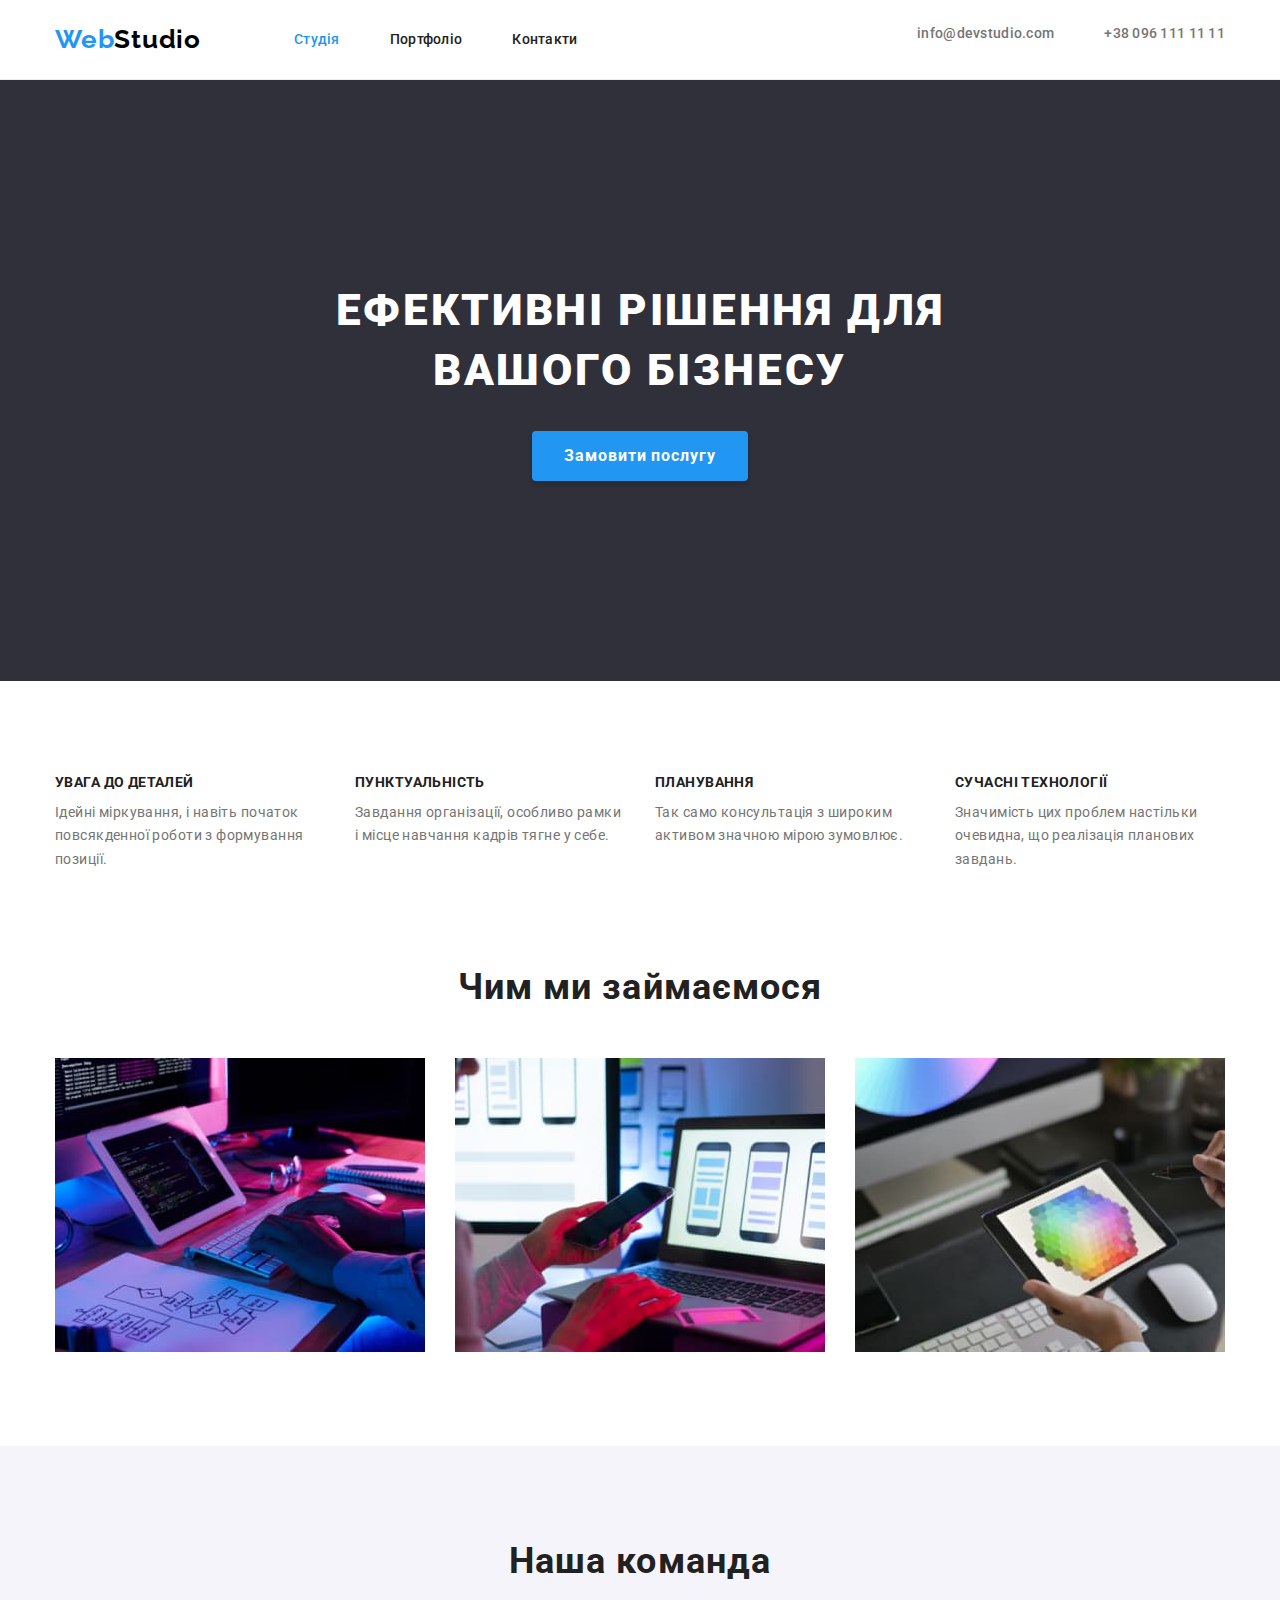
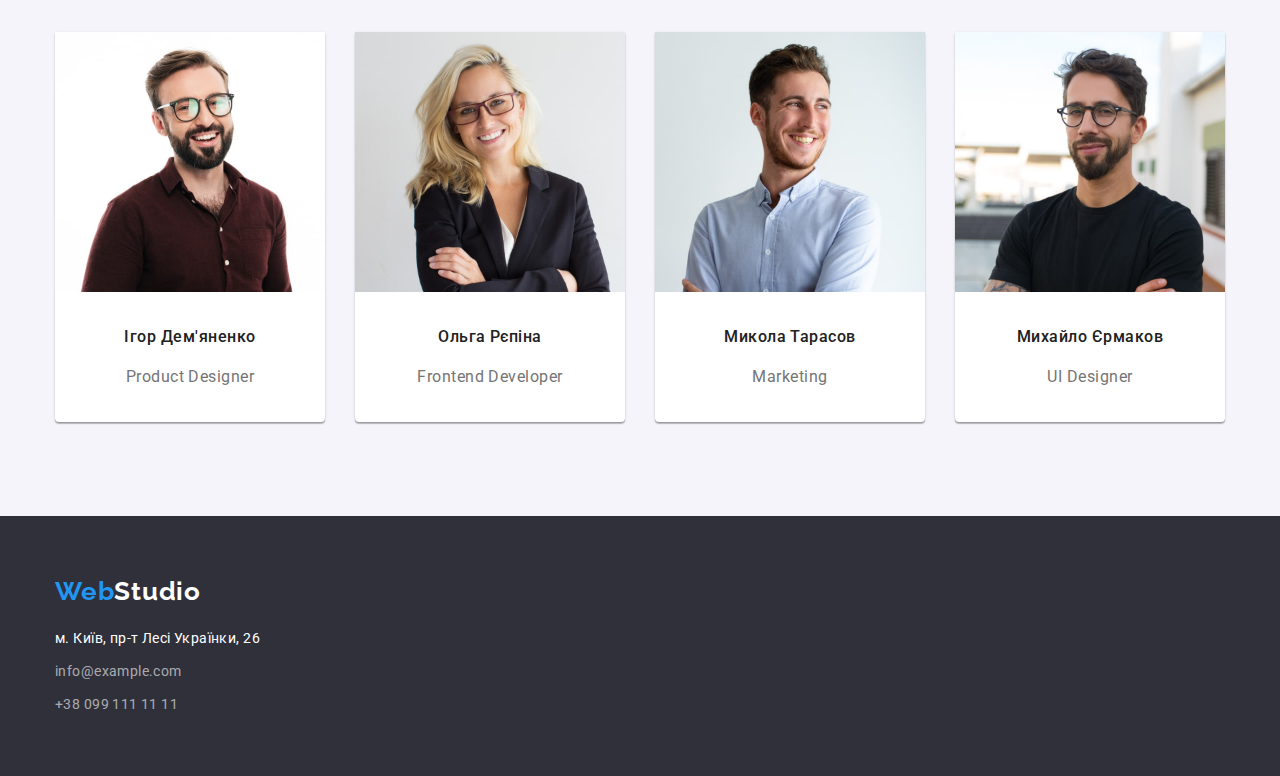
<file: index.html>
<!DOCTYPE html>
<html lang="uk">
  <head>
    <meta charset="UTF-8" />
    <meta http-equiv="X-UA-Compatible" content="IE=edge" />
    <meta name="viewport" content="width=device-width, initial-scale=1.0" />
    <title>Document</title>
    <link rel="preconnect" href="https://fonts.googleapis.com" />
    <link rel="preconnect" href="https://fonts.gstatic.com" crossorigin />
    <link
      href="https://fonts.googleapis.com/css2?family=Raleway:wght@700&family=Roboto:wght@400;500;700;900&display=swap"
      rel="stylesheet"
    />
    <link
      rel="stylesheet"
      href="https://cdn.jsdelivr.net/npm/modern-normalize@1.1.0/modern-normalize.min.css"
    />
    <link rel="stylesheet" href="./css/styles.css" />
  </head>
  <body>
    <header class="page-header">
      <div class="container page-header-container">
        <nav class="page-navigation">
          <a href="./index.html" class="page-logo link"
            ><span class="span-logo">Web</span>Studio
          </a>
          <ul class="page-nav-list list">
            <li>
              <a class="nav-link link current" href="./index.html">Студія</a>
            </li>
            <li>
              <a class="nav-link link" href="./portfolio.html">Портфоліо</a>
            </li>
            <li>
              <a class="nav-link link" href="#contacts">Контакти</a>
            </li>
          </ul>
        </nav>

        <ul class="page-contacts list">
          <li>
            <a class="cont-link link" href="mailto:info@devstudio.com">
              info@devstudio.com
            </a>
          </li>
          <li>
            <a class="cont-link link" href="tel:+380961111111">
              +38 096 111 11 11
            </a>
          </li>
        </ul>
      </div>
    </header>

    <main>
      <section class="page-main-head section">
        <div class="container main-btn-container">
          <h1 class="main-header">Ефективні рішення для вашого бізнесу</h1>
          <button class="main-btn btn" type="button">Замовити послугу</button>
        </div>
      </section>
      <section class="page-about section">
        <div class="container">
          <h2 class="visually-hidden">Чому саме ми?</h2>
          <ul class="about-llst list">
            <li class="about-list-item">
              <h3 class="about-list-item-header">УВАГА ДО ДЕТАЛЕЙ</h3>
              <p class="about-list-item-page">
                Ідейні міркування, і навіть початок повсякденної роботи з
                формування позиції.
              </p>
            </li>
            <li class="about-list-item">
              <h3 class="about-list-item-header">ПУНКТУАЛЬНІСТЬ</h3>
              <p class="about-list-item-page">
                Завдання організації, особливо рамки і місце навчання кадрів
                тягне у себе.
              </p>
            </li>
            <li class="about-list-item">
              <h3 class="about-list-item-header">ПЛАНУВАННЯ</h3>
              <p class="about-list-item-page">
                Так само консультація з широким активом значною мірою зумовлює.
              </p>
            </li>
            <li class="about-list-item">
              <h3 class="about-list-item-header">СУЧАСНІ ТЕХНОЛОГІЇ</h3>
              <p class="about-list-item-page">
                Значимість цих проблем настільки очевидна, що реалізація
                планових завдань.
              </p>
            </li>
          </ul>
        </div>
      </section>

      <section class="page-work section">
        <div class="container">
          <h2 class="page-work-header">Чим ми займаємося</h2>

          <ul class="page-work-list list">
            <li>
              <img
                class="page-work-image"
                src="./images/cod.jpg"
                alt="Кодимо"
                width="370"
              />
            </li>
            <li>
              <img
                class="page-work-image"
                src="./images/test.jpg"
                alt="Тестимо"
                width="370"
              />
            </li>
            <li>
              <img
                class="page-work-image"
                src="./images/design.jpg"
                alt="Стилізуємо"
                width="370"
              />
            </li>
          </ul>
        </div>
      </section>
      <section class="page-team section">
        <div class="container">
          <h2 class="page-team-header">Наша команда</h2>
          <ul class="page-team-list list">
            <li class="page-team-list-li">
              <img
                class="page-team-list-image"
                src="./images/smileglasses.jpg"
                alt="Чоловік в окулярах з посмішкою"
                width="270"
              />
              <h3 class="page-team-list-header">Ігор Дем'яненко</h3>
              <p class="team-list-page">Product Designer</p>
            </li>
            <li class="page-team-list-li">
              <img
                class="page-team-list-image"
                src="./images/women.jpg"
                alt="Блондинка"
                width="270"
              />
              <h3 class="page-team-list-header">Ольга Рєпіна</h3>
              <p class="team-list-page">Frontend Developer</p>
            </li>
            <li class="page-team-list-li">
              <img
                class="page-team-list-image"
                src="./images/white_shirt.jpg"
                alt="Чоловік в білій рубашці"
                width="270"
              />
              <h3 class="page-team-list-header">Микола Тарасов</h3>
              <p class="team-list-page">Marketing</p>
            </li>

            <li class="page-team-list-li">
              <img
                class="page-team-list-image"
                src="./images/black_t-shirt.jpg"
                alt="Чоловік в чорній футболці"
                width="270"
              />
              <h3 class="page-team-list-header">Михайло Єрмаков</h3>
              <p class="team-list-page">UI Designer</p>
            </li>
          </ul>
        </div>
      </section>
    </main>

    <footer class="page-footer">
      <div class="container page-footer-container">
        <a href="./index.html" class="page-footer-logo link"
          ><span class="span-logo">Web</span>Studio
        </a>
        <address class="page-adress">
          <ul class="footer-adr-list list">
            <li class="footer-li">
              <a
                class="address-link link"
                href="https://goo.gl/maps/CPtrU1FHBa2aNyZL9"
                target="_blank"
                rel="noopener noreferrer nofollow"
                >м. Київ, пр-т Лесі Українки, 26</a
              >
            </li>
            <li class="footer-li">
              <a class="foot-cont-link link" href="mailto:info@example.com"
                >info@example.com</a
              >
            </li>

            <li class="footer-li">
              <a class="foot-cont-link link" href="tel:+380991111111"
                >+38 099 111 11 11</a
              >
            </li>
          </ul>
        </address>
      </div>
    </footer>
  </body>
</html>
</file>
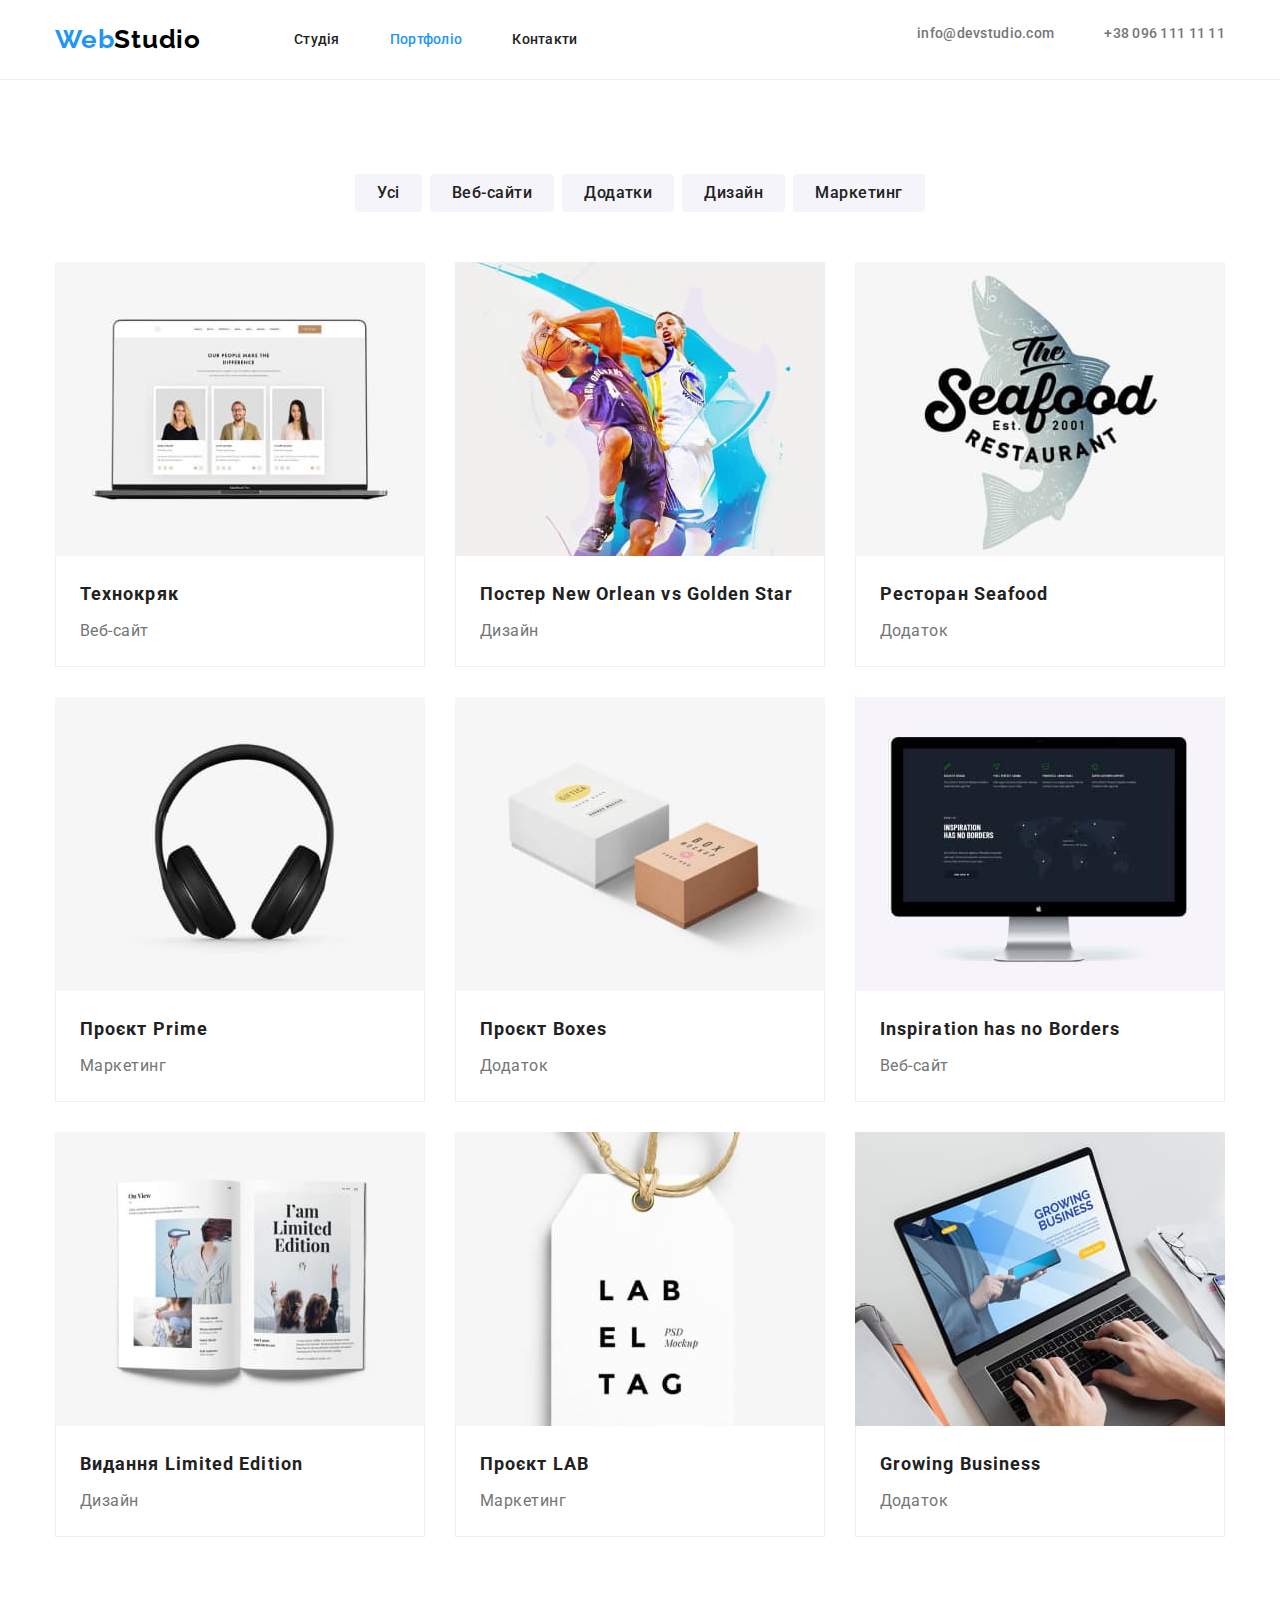
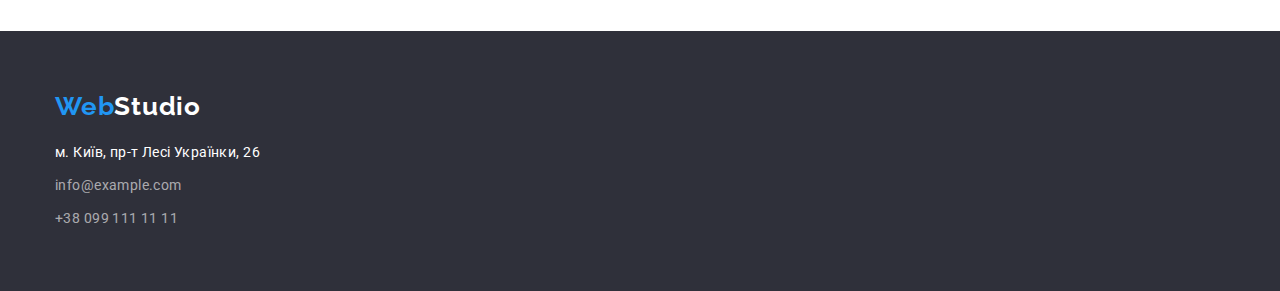
<file: portfolio.html>
<!DOCTYPE html>
<html lang="uk">
  <head>
    <meta charset="UTF-8" />
    <meta http-equiv="X-UA-Compatible" content="IE=edge" />
    <meta name="viewport" content="width=device-width, initial-scale=1.0" />
    <title>Document</title>
    <link rel="preconnect" href="https://fonts.googleapis.com" />
    <link rel="preconnect" href="https://fonts.gstatic.com" crossorigin />
    <link
      href="https://fonts.googleapis.com/css2?family=Raleway:wght@700&family=Roboto:wght@400;500;700;900&display=swap"
      rel="stylesheet"
    />
    <link
      rel="stylesheet"
      href="https://cdn.jsdelivr.net/npm/modern-normalize@1.1.0/modern-normalize.min.css"
    />
    <link rel="stylesheet" href="./css/styles.css" />
  </head>
  <body>
    <header class="page-header">
      <div class="container page-header-container">
        <nav class="page-navigation">
          <a href="./index.html" class="page-logo link"
            ><span class="span-logo">Web</span>Studio
          </a>
          <ul class="page-nav-list list">
            <li>
              <a class="nav-link link" href="./index.html">Студія</a>
            </li>
            <li>
              <a class="nav-link link current" href="./portfolio.html"
                >Портфоліо</a
              >
            </li>
            <li>
              <a class="nav-link link" href="#contacts">Контакти</a>
            </li>
          </ul>
        </nav>
        
          <ul class="page-contacts list">
            <li>
              <a class="cont-link link" href="mailto:info@devstudio.com">
                info@devstudio.com
              </a>
            </li>
            <li>
              <a class="cont-link link" href="tel:+380961111111">
                +38 096 111 11 11
              </a>
            </li>
          </ul>
        
      </div>
    </header>

    <main>
      <section class="page-portfolio section">
        <div class="container">
          <h1 class="visually-hidden">Наші проєкти</h1>
          <ul class="page-filter list">
            <li><button type="button" class="filter-btn">Усі</button></li>

            <li>
              <button type="button" class="filter-btn btn">Веб-сайти</button>
            </li>

            <li><button type="button" class="filter-btn">Додатки</button></li>

            <li><button type="button" class="filter-btn">Дизайн</button></li>

            <li><button type="button" class="filter-btn">Маркетинг</button></li>
          </ul>

          <ul class="page-portfolio-list list">
            <li class="page-portfolio-list-li">
              <img
                src="./images/portfolio/tech-web.jpg"
                alt="IT сайт"
                width="370"
              />
              <div class="portfolio-page-container">
                <h2 class="portfolio-header">Технокряк</h2>
                <p class="portfolio-description">Веб-сайт</p>
              </div>
            </li>
            <li class="page-portfolio-list-li">
              <img
                src="./images/portfolio/basket.jpg"
                alt="Постер до баскетбольного матчу"
                width="370"
              />
              <div class="portfolio-page-container">
                <h2 class="portfolio-header">
                  Постер New Orlean vs Golden Star
                </h2>
                <p class="portfolio-description">Дизайн</p>
              </div>
            </li>
            <li class="page-portfolio-list-li">
              <img
                src="./images/portfolio/rest.jpg"
                alt="Ресторан морьскої їжі"
                width="370"
              />
              <div class="portfolio-page-container">
                <h2 class="portfolio-header">Ресторан Seafood</h2>
                <p class="portfolio-description">Додаток</p>
              </div>
            </li>
            <li class="page-portfolio-list-li">
              <img
                src="./images/portfolio/headphones.jpg"
                alt="Навушники"
                width="370"
              />
              <div class="portfolio-page-container">
                <h2 class="portfolio-header">Проєкт Prime</h2>
                <p class="portfolio-description">Маркетинг</p>
              </div>
            </li>
            <li class="page-portfolio-list-li">
              <img
                src="./images/portfolio/boxes.jpg"
                alt="Коробки"
                width="370"
                class="portfolio-image"
              />
              <div class="portfolio-page-container">
                <h2 class="portfolio-header">Проєкт Boxes</h2>
                <p class="portfolio-description">Додаток</p>
              </div>
            </li>
            <li class="page-portfolio-list-li">
              <img
                src="./images/portfolio/web-design.jpg"
                alt="Дизайнерський сайт"
                width="370"
              />
              <div class="portfolio-page-container">
                <h2 class="portfolio-header">Inspiration has no Borders</h2>
                <p class="portfolio-description">Веб-сайт</p>
              </div>
            </li>
            <li class="page-portfolio-list-li">
              <img
                src="./images/portfolio/des-book.jpg"
                alt="Книга з дизайну"
                width="370"
              />
              <div class="portfolio-page-container">
                <h2 class="portfolio-header">Видання Limited Edition</h2>
                <p class="portfolio-description">Дизайн</p>
              </div>
            </li>
            <li class="page-portfolio-list-li">
              <img
                src="./images/portfolio/lab-mark.jpg"
                alt="Ярлик"
                width="370"
              />
              <div class="portfolio-page-container">
                <h2 class="portfolio-header">Проєкт LAB</h2>
                <p class="portfolio-description">Маркетинг</p>
              </div>
            </li>
            <li class="page-portfolio-list-li">
              <img
                src="./images/portfolio/business.jpg"
                alt="Додаток для бізнесу в смартфоні"
                width="370"
              />
              <div class="portfolio-page-container">
                <h2 class="portfolio-header">Growing Business</h2>
                <p class="portfolio-description">Додаток</p>
              </div>
            </li>
          </ul>
        </div>
      </section>
    </main>

    <footer class="page-footer">
      <div class="container page-footer-container">
        <a href="./index.html" class="page-footer-logo link"
          ><span class="span-logo">Web</span>Studio
        </a>
        <address class="page-adress">
          <ul class="footer-adr-list list">
            <li class="footer-li">
              <a
                class="address-link link"
                href="https://goo.gl/maps/CPtrU1FHBa2aNyZL9"
                target="_blank"
                rel="noopener noreferrer nofollow"
                >м. Київ, пр-т Лесі Українки, 26</a
              >
            </li>
            <li class="footer-li">
              <a class="foot-cont-link link" href="mailto:info@example.com"
                >info@example.com</a
              >
            </li>

            <li class="footer-li">
              <a class="foot-cont-link link" href="tel:+380991111111"
                >+38 099 111 11 11</a
              >
            </li>
          </ul>
        </address>
      </div>
    </footer>
  </body>
</html>
</file>
<file: css/styles.css>
/* Змінні*/
:root {
  --main-color: #ffffff;
  --one-font-color: #2f303a;
  --second-font-color: #f5f5f5;
  --thirst-font-color: #f5f4fa;
  --first-logo-color: #000000;
  --hover-color: #2196f3;
  --header-color: #212121;
  --page-color: #757575;
  --line-color: #ececec;
  --font-image-color: #eeeeee;
  --foot-cont-color: rgba(255, 255, 255, 0.6);
  --primary-font: "Roboto";
}

.container {
  width: 1200px;
  margin-left: auto;
  margin-right: auto;
  padding-right: 15px;
  padding-left: 15px;
}
.section {
  padding-top: 94px;
  padding-bottom: 94px;
}
.page-nav-list .nav-link.current {
  color: var(--hover-color);
}

/* Прибрав зайве*/

h1,
h2,
h3,
h4,
p {
  margin-top: 0;
  margin-bottom: 0;
}
ul,
ol {
  margin-top: 0;
  margin-bottom: 0;
  padding-left: 0;
}

img {
  max-width: 100%;
  height: auto;
  display: block;
}
.list {
  list-style-type: none;
}

.link {
  text-decoration: none;
}
/* Кнопки*/
.btn,
.filter-btn {
  cursor: pointer;
  border-radius: 4px;
}
/* Бади*/
body {
  font-family: var(--primary-font), sans-serif;
  background-color: var(--main-color);
}
/* Hover*/
.link:hover,
.link:focus {
  color: var(--hover-color);
}

.filter-btn:hover {
  background-color: var(--hover-color);
  color: var(--main-color);
  cursor: pointer;
  box-shadow: 0px 3px 1px rgba(0, 0, 0, 0.1), 0px 1px 2px rgba(0, 0, 0, 0.08),
    0px 2px 2px rgba(0, 0, 0, 0.12);
}
.filter-btn:focus {
  background-color: var(--hover-color);
  color: var(--main-color);
  box-shadow: 0px 3px 1px rgba(0, 0, 0, 0.1), 0px 1px 2px rgba(0, 0, 0, 0.08),
    0px 2px 2px rgba(0, 0, 0, 0.12);
}

/* Навігація*/
.page-header {
  padding-top: 24px;
  padding-bottom: 24px;
  border-bottom: 1px solid var(--line-color);
}
.page-navigation {
  display: flex;
  align-items: center;
}
.page-header-container {
  display: flex;
  justify-content: space-between;
}
.page-contacts {
  display: flex;
  gap: 50px;
}
.page-nav-list {
  display: flex;
  column-gap: 50px;
}
.nav-link {
  font-weight: 500;
  font-size: 14px;
  line-height: 1.14;
  letter-spacing: 0.02em;
  color: var(--header-color);
}
.page-logo {
  margin-right: 93px;
  font-family: "Raleway";
  font-weight: 700;
  font-size: 26px;
  line-height: 1.2;
  letter-spacing: 0.03em;
  color: var(--first-logo-color);
}
.span-logo {
  color: var(--hover-color);
}
.cont-link {
  font-weight: 500;
  font-size: 14px;
  line-height: 1.14;
  letter-spacing: 0.02em;
  color: var(--page-color);
}
/* Мейн-хед*/
.page-main-head {
  background-color: var(--one-font-color);
  padding-top: 200px;
  padding-bottom: 200px;
  text-align: center;
}
.main-header {
  margin-left: auto;
  margin-right: auto;
  width: 700px;
  font-weight: 900;
  font-size: 44px;
  line-height: 1.37;
  text-align: center;
  letter-spacing: 0.06em;
  text-transform: uppercase;
  color: var(--main-color);
  margin-bottom: 30px;
}
.main-btn {
  display: inline-block;
  padding: 10px 32px;
  min-width: 216px;
  font-weight: 700;
  font-size: 16px;
  line-height: 1.87;
  text-align: center;
  letter-spacing: 0.06em;
  color: var(--main-color);
  background: var(--hover-color);
  border: none;
  box-shadow: 0px 4px 4px rgba(0, 0, 0, 0.15);
}

/* Мейн-єбаут*/

.about-llst {
  display: flex;
  column-gap: 30px;
}
.about-list-item {
  flex-basis: calc((100% - 90px) / 4);
}
.about-list-item-header {
  margin-bottom: 10px;
  font-size: 14px;
  line-height: 1.14;
  letter-spacing: 0.03em;
  text-transform: uppercase;
  color: var(--header-color);
}
.about-list-item-page {
  font-size: 14px;
  line-height: 1.7;
  letter-spacing: 0.03em;
  color: var(--page-color);
}
/* Мейн-ворк*/
.page-work {
  padding-top: 0;
}
.page-work-list {
  display: flex;
  gap: 30px;
}
.page-work-header {
  margin-bottom: 50px;
  font-size: 36px;
  line-height: 1.17;
  text-align: center;
  letter-spacing: 0.03em;
  color: var(--header-color);
}

/* Мейн-тим*/
.page-team {
  background-color: var(--thirst-font-color);
}
.page-team-list {
  display: flex;
  gap: 30px;
}
.page-team-header {
  margin-bottom: 50px;
  font-size: 36px;
  line-height: 1.17;
  text-align: center;
  letter-spacing: 0.03em;

  color: var(--header-color);
}
.page-team-list-li {
  box-shadow: 0px 1px 3px rgba(0, 0, 0, 0.12), 0px 1px 1px rgba(0, 0, 0, 0.14),
    0px 2px 1px rgba(0, 0, 0, 0.2);
  border-radius: 0px 0px 4px 4px;
  background-color: var(--main-color);
}
.page-team-list-header {
  padding-top: 30px;
  margin-bottom: 10px;
  font-weight: 500;
  font-size: 16px;
  line-height: 1.87;
  text-align: center;
  letter-spacing: 0.03em;
  color: var(--header-color);
}
.team-list-page {
  padding-bottom: 30px;
  font-size: 16px;
  line-height: 1.87;
  text-align: center;
  letter-spacing: 0.03em;
  color: var(--page-color);
}

/* Футер*/

.page-footer {
  background-color: var(--one-font-color);
  padding-top: 60px;
  padding-bottom: 60px;
}

.footer-li:not(:last-child) {
  margin-bottom: 9px;
}
.page-footer-logo {
  display: inline-block;
  margin-bottom: 20px;
  font-family: "Raleway";
  font-weight: 700;
  font-size: 26px;
  line-height: 1.19;
  letter-spacing: 0.03em;
  color: var(--main-color);
}
.address-link {
  margin-bottom: 9px;
  font-style: normal;
  font-weight: 400;
  font-size: 14px;
  line-height: 1.71;
  letter-spacing: 0.03em;
  color: var(--main-color);
}
.foot-cont-link {
  font-style: normal;
  font-weight: 400;
  font-size: 14px;
  line-height: 1.7;
  letter-spacing: 0.03em;
  color: var(--foot-cont-color);
}

/* Portfolio*/

.visually-hidden {
  position: absolute;
  white-space: nowrap;
  width: 1px;
  height: 1px;
  overflow: hidden;
  border: 0;
  padding: 0;
  clip: rect(0 0 0 0);
  clip-path: inset(50%);
  margin: -1px;
}
.page-filter {
  display: flex;
  gap: 8px;
  margin-bottom: 50px;
  justify-content: center;
}

.filter-btn {
  padding: 6px 22px;
  font-weight: 500;
  font-size: 16px;
  line-height: 1.6;
  text-align: center;
  letter-spacing: 0.03em;
  color: var(--header-color);
  background-color: var(--thirst-font-color);
  border: none;
}
.page-portfolio-list {
  display: flex;
  flex-wrap: wrap;
  gap: 30px;
}
.portfolio-page-container {
  padding: 20px 24px;
  border: 1px solid var(--font-image-color);
  border-top: none;
}

.portfolio-header {
  font-size: 18px;
  line-height: 2;
  letter-spacing: 0.06em;
  color: var(--header-color);
  margin-bottom: 4px;
}
.portfolio-description {
  font-size: 16px;
  line-height: 1.87;
  letter-spacing: 0.03em;
  color: var(--page-color);
}
</file>
